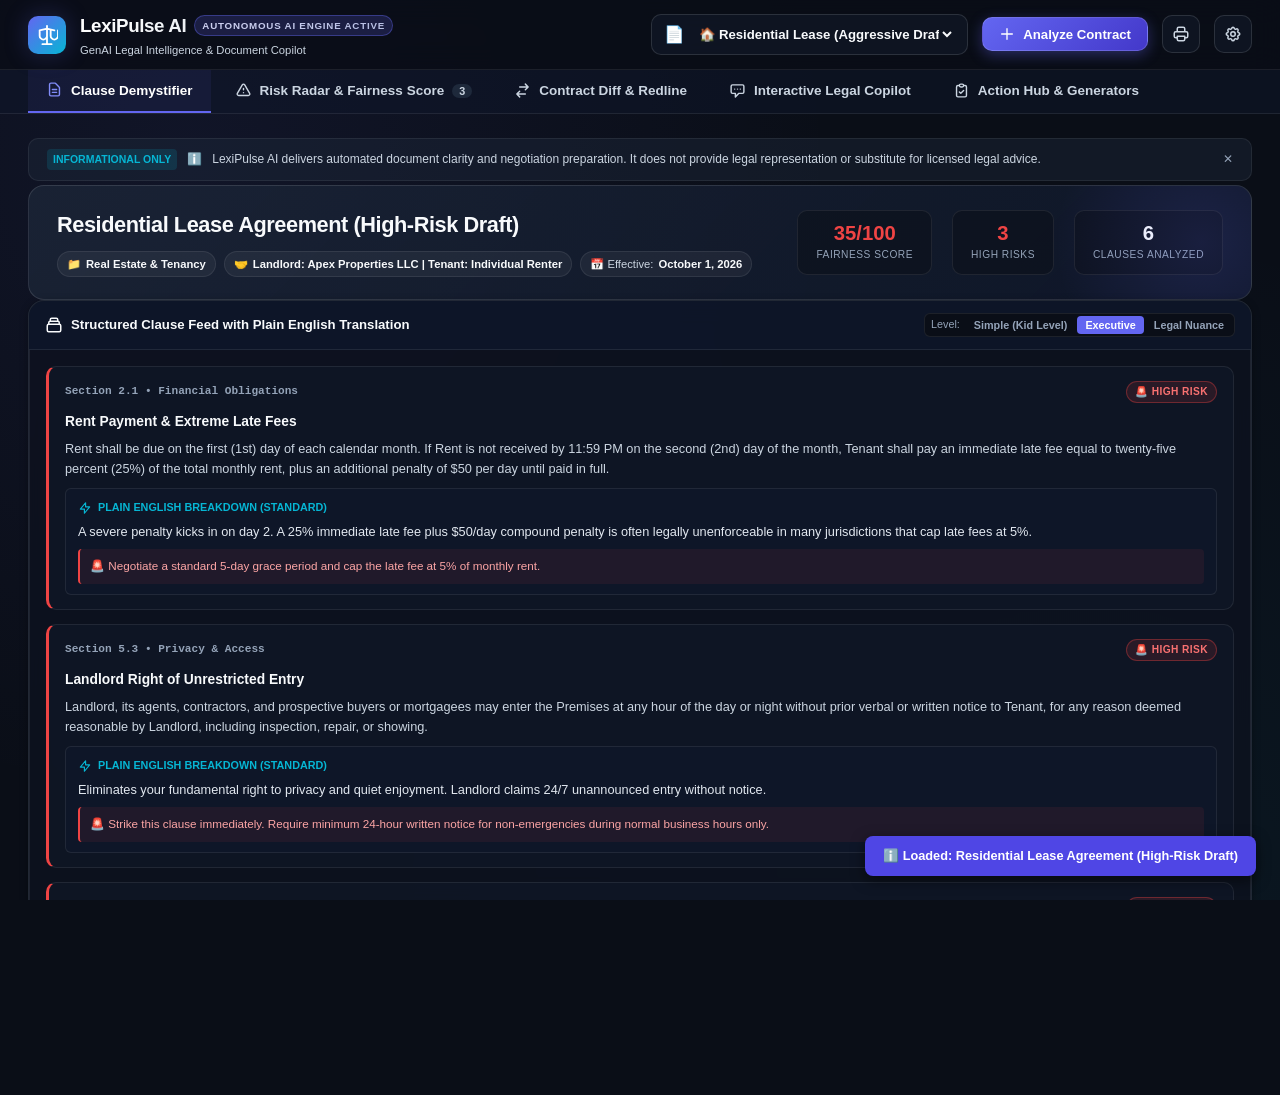
<file: index.html>
<!DOCTYPE html>
<html lang="en">
<head>
  <meta charset="UTF-8">
  <meta name="viewport" content="width=device-width, initial-scale=1.0">
  <title>LexiPulse AI — Legal Intelligence & Document Copilot</title>
  <meta name="description" content="A GenAI-powered platform that demystifies complex legal documents, highlights hidden risks, compares contract versions, and generates attorney consultation briefs.">
  <meta http-equiv="Content-Security-Policy" content="default-src 'self'; script-src 'self' 'unsafe-inline' https://fonts.googleapis.com; style-src 'self' 'unsafe-inline' https://fonts.googleapis.com https://fonts.gstatic.com; font-src 'self' https://fonts.gstatic.com data:; connect-src 'self' https://*.googleapis.com https://fonts.googleapis.com https://fonts.gstatic.com; img-src 'self' data: https: blob:; worker-src blob:; object-src 'none'; base-uri 'self';">
  <meta name="referrer" content="strict-origin-when-cross-origin">
  <link rel="icon" type="image/svg+xml" href="assets/favicon.svg">
  <!-- Modern Google Fonts -->
  <link rel="preconnect" href="https://fonts.googleapis.com">
  <link rel="preconnect" href="https://fonts.gstatic.com" crossorigin>
  <link href="https://fonts.googleapis.com/css2?family=JetBrains+Mono:wght@400;500;700&family=Plus+Jakarta+Sans:wght@400;500;600;700;800&display=swap" rel="stylesheet">
  <!-- Stylesheets -->
  <link rel="stylesheet" href="styles/main.css">
  <link rel="stylesheet" href="styles/components.css">
  <link rel="stylesheet" href="styles/animations.css">
</head>
<body>
  <!-- Accessible Skip to Main Content Link -->
  <a href="#main-content" class="skip-link">Skip to main content</a>

  <div id="app-root">
    <!-- Top Application Header -->
    <header class="app-header" role="banner">
      <div class="brand-wrapper">
        <div class="brand-icon" role="img" aria-label="LexiPulse AI Justice Scales Logo">
          <svg viewBox="0 0 24 24" aria-hidden="true">
            <path d="M12 2v20M7 22h10M4 7l8-2 8 2M4 7v6c0 2 2 4 4 4s4-2 4-4V7M16 7v6c0 2 2 4 4 4s4-2 4-4V7" fill="none" stroke="#FFF" stroke-width="2" stroke-linecap="round"/>
          </svg>
        </div>
        <div class="brand-text">
          <div class="brand-title">
            LexiPulse AI
            <span class="brand-badge" id="api-status-badge" role="status" aria-live="polite">Autonomous AI Engine</span>
          </div>
          <div class="brand-subtitle">GenAI Legal Intelligence & Document Copilot</div>
        </div>
      </div>

      <div class="header-actions">
        <!-- Document Dropdown Selector -->
        <div class="doc-selector-dropdown">
          <label for="document-select" class="sr-only">Select Contract Document to Analyze</label>
          <span style="font-size: 1.1rem;" aria-hidden="true">📄</span>
          <select id="document-select" aria-label="Select Contract Document to Analyze">
            <option value="lease-agreement">🏠 Residential Lease (Aggressive Draft)</option>
            <option value="freelance-contract">💻 Freelance Dev Contract (v1 vs v2)</option>
            <option value="employment-agreement">🏢 Startup Tech Employment Agreement</option>
            <option value="saas-tos">☁️ Cloud SaaS Terms & AI Data Policy</option>
            <option value="mutual-nda">🤝 Mutual Non-Disclosure Agreement</option>
          </select>
        </div>

        <button class="btn btn-primary" id="btn-new-doc" aria-label="Analyze custom contract (Paste or Upload)">
          <svg width="16" height="16" fill="none" stroke="currentColor" viewBox="0 0 24 24" aria-hidden="true"><path stroke-linecap="round" stroke-linejoin="round" stroke-width="2" d="M12 4v16m8-8H4"/></svg>
          Analyze Contract
        </button>

        <button class="btn-icon" id="btn-print-doc" title="Print / Export PDF" aria-label="Print or Export Document as PDF">
          <svg width="18" height="18" fill="none" stroke="currentColor" viewBox="0 0 24 24" aria-hidden="true"><path stroke-linecap="round" stroke-linejoin="round" stroke-width="2" d="M17 17h2a2 2 0 002-2v-4a2 2 0 00-2-2H5a2 2 0 00-2 2v4a2 2 0 002 2h2m2 4h6a2 2 0 002-2v-4H7v4a2 2 0 002 2zm8-12V5a2 2 0 00-2-2H9a2 2 0 00-2 2v4h10z"/></svg>
        </button>

        <button class="btn-icon" id="btn-settings" title="AI Configuration & Gemini API" aria-label="Open AI Configuration & Gemini API Settings">
          <svg width="18" height="18" fill="none" stroke="currentColor" viewBox="0 0 24 24" aria-hidden="true"><path stroke-linecap="round" stroke-linejoin="round" stroke-width="2" d="M10.325 4.317c.426-1.756 2.924-1.756 3.35 0a1.724 1.724 0 002.573 1.066c1.543-.94 3.31.826 2.37 2.37a1.724 1.724 0 001.065 2.572c1.756.426 1.756 2.924 0 3.35a1.724 1.724 0 00-1.066 2.573c.94 1.543-.826 3.31-2.37 2.37a1.724 1.724 0 00-2.572 1.065c-.426 1.756-2.924 1.756-3.35 0a1.724 1.724 0 00-2.573-1.066c-1.543.94-3.31-.826-2.37-2.37a1.724 1.724 0 00-1.065-2.572c-1.756-.426-1.756-2.924 0-3.35a1.724 1.724 0 001.066-2.573c-.94-1.543.826-3.31 2.37-2.37.996.608 2.296.07 2.572-1.065z"/><path stroke-linecap="round" stroke-linejoin="round" stroke-width="2" d="M15 12a3 3 0 11-6 0 3 3 0 016 0z"/></svg>
        </button>
      </div>
    </header>

    <!-- Navigation Tabs Bar (WAI-ARIA Tablist) -->
    <nav class="nav-tab-bar" role="tablist" aria-label="Contract Analysis Views">
      <button class="nav-tab active" data-tab="tab-analyzer" id="tab-btn-analyzer" role="tab" aria-selected="true" aria-controls="tab-analyzer" tabindex="0">
        <svg fill="none" stroke="currentColor" viewBox="0 0 24 24" aria-hidden="true"><path stroke-linecap="round" stroke-linejoin="round" stroke-width="2" d="M9 12h6m-6 4h6m2 5H7a2 2 0 01-2-2V5a2 2 0 012-2h5.586a1 1 0 01.707.293l5.414 5.414a1 1 0 01.293.707V19a2 2 0 01-2 2z"/></svg>
        Clause Demystifier
      </button>

      <button class="nav-tab" data-tab="tab-risk" id="tab-btn-risk" role="tab" aria-selected="false" aria-controls="tab-risk" tabindex="-1">
        <svg fill="none" stroke="currentColor" viewBox="0 0 24 24" aria-hidden="true"><path stroke-linecap="round" stroke-linejoin="round" stroke-width="2" d="M12 9v2m0 4h.01m-6.938 4h13.856c1.54 0 2.502-1.667 1.732-3L13.732 4c-.77-1.333-2.694-1.333-3.464 0L3.34 16c-.77 1.333.192 3 1.732 3z"/></svg>
        Risk Radar & Fairness Score
        <span class="nav-tab-counter" id="tab-badge-risk" aria-label="3 high risk issues identified">3</span>
      </button>

      <button class="nav-tab" data-tab="tab-diff" id="tab-btn-diff" role="tab" aria-selected="false" aria-controls="tab-diff" tabindex="-1">
        <svg fill="none" stroke="currentColor" viewBox="0 0 24 24" aria-hidden="true"><path stroke-linecap="round" stroke-linejoin="round" stroke-width="2" d="M8 7h12m0 0l-4-4m4 4l-4 4m0 6H4m0 0l4 4m-4-4l4-4"/></svg>
        Contract Diff & Redline
      </button>

      <button class="nav-tab" data-tab="tab-copilot" id="tab-btn-copilot" role="tab" aria-selected="false" aria-controls="tab-copilot" tabindex="-1">
        <svg fill="none" stroke="currentColor" viewBox="0 0 24 24" aria-hidden="true"><path stroke-linecap="round" stroke-linejoin="round" stroke-width="2" d="M8 10h.01M12 10h.01M16 10h.01M9 16H5a2 2 0 01-2-2V6a2 2 0 012-2h14a2 2 0 012 2v8a2 2 0 01-2 2h-5l-5 5v-5z"/></svg>
        Interactive Legal Copilot
      </button>

      <button class="nav-tab" data-tab="tab-action" id="tab-btn-action" role="tab" aria-selected="false" aria-controls="tab-action" tabindex="-1">
        <svg fill="none" stroke="currentColor" viewBox="0 0 24 24" aria-hidden="true"><path stroke-linecap="round" stroke-linejoin="round" stroke-width="2" d="M9 5H7a2 2 0 00-2 2v12a2 2 0 002 2h10a2 2 0 002-2V7a2 2 0 00-2-2h-2M9 5a2 2 0 002 2h2a2 2 0 002-2M9 5a2 2 0 012-2h2a2 2 0 012 2m-6 9l2 2 4-4"/></svg>
        Action Hub & Generators
      </button>
    </nav>

    <!-- Main Workspace (Semantic Main Landmark) -->
    <main class="app-main" id="main-content" tabindex="-1" role="main">
      <!-- Legal Disclaimer Banner -->
      <div class="disclaimer-banner" role="region" aria-label="Legal Disclaimer">
        <div class="disclaimer-left">
          <span class="disclaimer-badge">Informational Only</span>
          <span class="disclaimer-icon" aria-hidden="true">ℹ️</span>
          <span>LexiPulse AI delivers automated document clarity and negotiation preparation. It does not provide legal representation or substitute for licensed legal advice.</span>
        </div>
        <button class="disclaimer-dismiss" aria-label="Dismiss legal disclaimer notice" onclick="this.parentElement.style.display='none'">✕</button>
      </div>

      <!-- Document Overview Hero Banner -->
      <section class="doc-hero-banner" aria-label="Contract Summary Statistics">
        <div class="doc-hero-info">
          <h2 id="doc-hero-title">Residential Lease Agreement (Aggressive Draft)</h2>
          <div class="doc-meta-tags" id="doc-hero-meta">
            <!-- Populated dynamically -->
          </div>
        </div>
        <div class="doc-quick-stats">
          <div class="stat-box">
            <span class="stat-value" id="hero-stat-fairness">38/100</span>
            <span class="stat-label">Fairness Score</span>
          </div>
          <div class="stat-box">
            <span class="stat-value score-low" id="hero-stat-risks">3</span>
            <span class="stat-label">High Risks</span>
          </div>
          <div class="stat-box">
            <span class="stat-value" id="hero-stat-clauses">6</span>
            <span class="stat-label">Clauses Analyzed</span>
          </div>
        </div>
      </section>

      <!-- ====================================================================
           VIEW 1: CLAUSE DEMYSTIFIER
           ==================================================================== -->
      <div class="tab-view active" id="tab-analyzer" role="tabpanel" aria-labelledby="tab-btn-analyzer" tabindex="0">
        <div class="glass-panel" style="padding: 0; overflow: hidden;">
          <div class="doc-column-header">
            <div class="column-title-badge">
              <svg width="18" height="18" fill="none" stroke="currentColor" viewBox="0 0 24 24" aria-hidden="true"><path stroke-linecap="round" stroke-linejoin="round" stroke-width="2" d="M19 11H5m14 0a2 2 0 012 2v6a2 2 0 01-2 2H5a2 2 0 01-2-2v-6a2 2 0 012-2m14 0V9a2 2 0 00-2-2M5 11V9a2 2 0 012-2m0 0V5a2 2 0 012-2h6a2 2 0 012 2v2M7 7h10"/></svg>
              Structured Clause Feed with Plain English Translation
            </div>
            <div class="reading-level-selector" role="radiogroup" aria-label="Plain English Explanation Complexity Level">
              <span style="font-size: 0.72rem; color: var(--text-muted); padding: 0 4px;" aria-hidden="true">Level:</span>
              <button class="level-btn" data-level="easy" role="radio" aria-checked="false" aria-label="Simple explanation for everyday readers">Simple (Kid Level)</button>
              <button class="level-btn active" data-level="standard" role="radio" aria-checked="true" aria-label="Executive plain English explanation">Executive</button>
              <button class="level-btn" data-level="legal" role="radio" aria-checked="false" aria-label="Legal nuance and deep-dive explanation">Legal Nuance</button>
            </div>
          </div>
          <div class="clause-feed" id="clauses-feed" role="region" aria-label="Contract Clauses Feed">
            <!-- Dynamic clause cards populated by app.js -->
          </div>
        </div>
      </div>

      <!-- ====================================================================
           VIEW 2: RISK RADAR & FAIRNESS SCORE
           ==================================================================== -->
      <div class="tab-view" id="tab-risk" role="tabpanel" aria-labelledby="tab-btn-risk" tabindex="0">
        <div class="risk-score-container">
          <!-- Dial Gauge Card -->
          <div class="glass-panel gauge-card">
            <h3 style="font-size: 1.1rem; font-weight: 700; margin-bottom: 14px;">Overall Fairness Rating</h3>
            
            <div class="gauge-svg-wrapper">
              <svg viewBox="0 0 200 120" role="img" aria-label="Overall contract fairness rating gauge">
                <!-- Background Arc -->
                <path d="M 20 100 A 80 80 0 0 1 180 100" fill="none" stroke="#1E293B" stroke-width="18" stroke-linecap="round" />
                <!-- Dynamic Colored Arc -->
                <path id="gauge-meter-path" class="gauge-meter-fill" d="M 20 100 A 80 80 0 0 1 180 100" fill="none" stroke="var(--risk-med)" stroke-width="18" stroke-linecap="round" stroke-dasharray="251.3" stroke-dashoffset="125" />
              </svg>
              <div class="gauge-center-text">
                <div class="gauge-score-number" id="gauge-score-value">48</div>
                <div class="gauge-score-label" id="gauge-score-label">Proceed with Caution</div>
              </div>
            </div>

            <div style="font-size: 0.78rem; color: var(--text-secondary); margin-top: 10px; line-height: 1.4;">
              Fairness score is computed based on liability caps, unilateral discretion, notice periods, and statutory consumer rights.
            </div>

            <div class="vector-bars" id="vector-bars-container" role="region" aria-label="Risk Dimension Breakdown">
              <!-- Populated by app.js -->
            </div>
          </div>

          <!-- Flagged Red Flags Panel -->
          <div class="glass-panel">
            <div class="panel-header">
              <div class="panel-title">
                <span aria-hidden="true">🚨</span> High-Risk Clauses & Legal Pitfalls
              </div>
              <span style="font-size: 0.8rem; color: var(--text-muted);">Ranked by potential severity</span>
            </div>
            <div class="flagged-clauses-list" id="flagged-clauses-container" role="region" aria-label="Flagged high risk clauses">
              <!-- Flagged items populated by app.js -->
            </div>
          </div>
        </div>
      </div>

      <!-- ====================================================================
           VIEW 3: CONTRACT COMPARISON & REDLINE
           ==================================================================== -->
      <div class="tab-view" id="tab-diff" role="tabpanel" aria-labelledby="tab-btn-diff" tabindex="0">
        <div class="glass-panel">
          <div class="panel-header">
            <div class="panel-title">
              <span aria-hidden="true">🔄</span> Side-by-Side Redline Shift Analyzer
            </div>
            <div style="font-size: 0.82rem; color: var(--text-secondary);">
              Uncovers stealth legal traps introduced in revisions
            </div>
          </div>

          <div style="display: grid; grid-template-columns: 1fr 1fr; gap: 20px; margin-bottom: 12px;">
            <div style="font-weight: 700; color: #94A3B8; font-size: 0.88rem;" id="diff-title-v1">Original Draft (v1)</div>
            <div style="font-weight: 700; color: #38BDF8; font-size: 0.88rem;" id="diff-title-v2">Counter-Redline Draft (v2)</div>
          </div>

          <div class="diff-viewer-grid" id="diff-results-container" role="region" aria-label="Side by side comparison clauses">
            <!-- Populated dynamically -->
          </div>
        </div>
      </div>

      <!-- ====================================================================
           VIEW 4: INTERACTIVE LEGAL COPILOT
           ==================================================================== -->
      <div class="tab-view" id="tab-copilot" role="tabpanel" aria-labelledby="tab-btn-copilot" tabindex="0">
        <div class="copilot-container">
          <!-- Chat Dialogue Panel -->
          <div class="chat-panel">
            <div class="chat-messages" id="chat-feed" role="log" aria-live="polite" aria-relevant="additions" aria-label="Interactive Legal Copilot Conversation Feed">
              <!-- Bubbles populated dynamically -->
            </div>

            <form class="chat-input-area" id="chat-form" role="search" aria-label="Ask questions about this agreement">
              <label for="chat-input" class="sr-only">Ask a question about this contract</label>
              <input type="text" class="chat-input-box" id="chat-input" placeholder="Ask anything about this contract (e.g., 'Can my landlord enter unannounced?')..." autocomplete="off" aria-label="Ask a question about this contract">
              <button type="submit" class="btn btn-primary" id="btn-send-chat" aria-label="Send question to AI Copilot">
                <svg width="16" height="16" fill="none" stroke="currentColor" viewBox="0 0 24 24" aria-hidden="true"><path stroke-linecap="round" stroke-linejoin="round" stroke-width="2" d="M14 5l7 7m0 0l-7 7m7-7H3"/></svg>
                Ask Copilot
              </button>
            </form>
          </div>

          <!-- Suggested Questions Sidebar -->
          <div class="suggested-questions-panel" role="region" aria-label="Instant Inquiries">
            <div style="font-size: 0.88rem; font-weight: 700; margin-bottom: 4px; color: var(--text-primary);">
              <span aria-hidden="true">💡</span> Instant Document Inquiries
            </div>
            <div style="font-size: 0.76rem; color: var(--text-muted); margin-bottom: 10px;">
              Click any suggested prompt tailored to this document:
            </div>
            <div id="suggested-questions-feed" style="display: flex; flex-direction: column; gap: 8px;">
              <!-- Suggested buttons populated dynamically -->
            </div>
          </div>
        </div>
      </div>

      <!-- ====================================================================
           VIEW 5: ACTION HUB & GENERATORS
           ==================================================================== -->
      <div class="tab-view" id="tab-action" role="tabpanel" aria-labelledby="tab-btn-action" tabindex="0">
        <div class="action-hub-grid">
          <!-- Attorney Consultation Brief Card -->
          <div class="generator-card">
            <div>
              <div class="gen-card-icon" style="background: rgba(99, 102, 241, 0.15); color: #818CF8;" aria-hidden="true">
                <svg width="24" height="24" fill="none" stroke="currentColor" viewBox="0 0 24 24"><path stroke-linecap="round" stroke-linejoin="round" stroke-width="2" d="M9 12h6m-6 4h6m2 5H7a2 2 0 01-2-2V5a2 2 0 012-2h5.586a1 1 0 01.707.293l5.414 5.414a1 1 0 01.293.707V19a2 2 0 01-2 2z"/></svg>
              </div>
              <div class="gen-card-title">Attorney Briefcase</div>
              <div class="gen-card-desc">
                Generates a structured, 1-page summary tailored for an attorney meeting. Highlights verbatim risky clauses and specific legal questions, saving costly billable consultation hours.
              </div>
            </div>
            <button class="btn btn-primary" id="btn-gen-brief" aria-label="Generate Attorney Consultation Brief">
              <svg width="16" height="16" fill="none" stroke="currentColor" viewBox="0 0 24 24" aria-hidden="true"><path stroke-linecap="round" stroke-linejoin="round" stroke-width="2" d="M12 10v6m0 0l-3-3m3 3l3-3m2 8H7a2 2 0 01-2-2V5a2 2 0 012-2h5.586a1 1 0 01.707.293l5.414 5.414a1 1 0 01.293.707V19a2 2 0 01-2 2z"/></svg>
              Generate Attorney Brief
            </button>
          </div>

          <!-- Counter-Proposal Negotiation Email Card -->
          <div class="generator-card">
            <div>
              <div class="gen-card-icon" style="background: rgba(6, 182, 212, 0.15); color: #38BDF8;" aria-hidden="true">
                <svg width="24" height="24" fill="none" stroke="currentColor" viewBox="0 0 24 24"><path stroke-linecap="round" stroke-linejoin="round" stroke-width="2" d="M3 8l7.89 5.26a2 2 0 002.22 0L21 8M5 19h14a2 2 0 002-2V7a2 2 0 00-2-2H5a2 2 0 00-2 2v10a2 2 0 002 2z"/></svg>
              </div>
              <div class="gen-card-title">Negotiation Counter-Draft</div>
              <div class="gen-card-desc">
                Crafts a respectful, persuasive counter-proposal email addressing high-risk terms with fair compromise wording ready to send to your landlord, client, or employer.
              </div>
            </div>
            <button class="btn btn-secondary" id="btn-gen-counter" aria-label="Draft Pushback Negotiation Email">
              <svg width="16" height="16" fill="none" stroke="currentColor" viewBox="0 0 24 24" aria-hidden="true"><path stroke-linecap="round" stroke-linejoin="round" stroke-width="2" d="M11 5H6a2 2 0 00-2 2v11a2 2 0 002 2h11a2 2 0 002-2v-5m-1.414-9.414a2 2 0 112.828 2.828L11.828 15H9v-2.828l8.586-8.586z"/></svg>
              Draft Pushback Email
            </button>
          </div>
        </div>

        <!-- Obligations & Deadlines Checklist -->
        <div class="glass-panel" style="margin-top: 24px;">
          <div class="panel-header">
            <div class="panel-title">
              <span aria-hidden="true">📅</span> Obligations, Deadlines & Compliance Checklist
            </div>
            <span style="font-size: 0.8rem; color: var(--text-muted);">Interactive tracker for key operational duties</span>
          </div>
          <div class="checklist-container" id="obligations-checklist-container" role="region" aria-label="Obligations & Deadlines Checklist">
            <!-- Populated dynamically -->
          </div>
        </div>
      </div>
    </main>
  </div>

  <!-- ====================================================================
       MODALS (WAI-ARIA Dialogs with Focus Trap Support)
       ==================================================================== -->

  <!-- Custom Document Ingestion Modal -->
  <div class="modal-overlay" id="upload-modal" role="dialog" aria-modal="true" aria-labelledby="upload-modal-title" aria-hidden="true">
    <div class="modal-window">
      <div class="modal-header">
        <div class="modal-title" id="upload-modal-title">Analyze Custom Legal Agreement</div>
        <button class="btn-icon" id="close-upload-modal" aria-label="Close custom document dialog">✕</button>
      </div>
      <div class="modal-body">
        <div class="form-group">
          <label class="form-label" for="upload-doc-title">Document Title / Contract Name</label>
          <input type="text" id="upload-doc-title" class="form-input" placeholder="e.g. Non-Disclosure Agreement or Office Lease Agreement">
        </div>
        <div class="form-group">
          <label class="form-label" for="upload-doc-text">Paste Contract Text or Terms</label>
          <textarea id="upload-doc-text" class="form-textarea" placeholder="Paste the text of your contract, terms of service, or clauses here..."></textarea>
        </div>
        <div style="font-size: 0.78rem; color: var(--text-muted);">
          🔒 <strong>Privacy Assurance:</strong> Documents are processed client-side in your secure local session.
        </div>
      </div>
      <div class="modal-footer">
        <button class="btn btn-secondary" id="cancel-upload-btn" aria-label="Cancel and close dialog">Cancel</button>
        <button class="btn btn-primary" id="submit-upload-btn" aria-label="Parse and demystify contract">Parse & Demystify</button>
      </div>
    </div>
  </div>

  <!-- Action Hub Output Modal (Brief / Counter-Proposal Preview) -->
  <div class="modal-overlay" id="output-modal" role="dialog" aria-modal="true" aria-labelledby="output-modal-title" aria-hidden="true">
    <div class="modal-window" style="max-width: 780px;">
      <div class="modal-header">
        <div class="modal-title" id="output-modal-title">Generated Legal Brief</div>
        <button class="btn-icon" id="close-output-modal" aria-label="Close generated output dialog">✕</button>
      </div>
      <div class="modal-body" id="output-modal-body" tabindex="0" role="region" aria-label="Generated document content">
        <!-- Content injected dynamically -->
      </div>
      <div class="modal-footer">
        <button class="btn btn-secondary" id="output-download-btn" aria-label="Download brief as Markdown file">
          <svg width="16" height="16" fill="none" stroke="currentColor" viewBox="0 0 24 24" aria-hidden="true"><path stroke-linecap="round" stroke-linejoin="round" stroke-width="2" d="M4 16v1a3 3 0 003 3h10a3 3 0 003-3v-1m-4-4l-4 4m0 0l-4-4m4 4V4"/></svg>
          Download Markdown
        </button>
        <button class="btn btn-primary" id="output-copy-btn" aria-label="Copy brief content to clipboard">
          <svg width="16" height="16" fill="none" stroke="currentColor" viewBox="0 0 24 24" aria-hidden="true"><path stroke-linecap="round" stroke-linejoin="round" stroke-width="2" d="M8 5H6a2 2 0 00-2 2v12a2 2 0 002 2h10a2 2 0 002-2v-1M8 5a2 2 0 002 2h2a2 2 0 002-2M8 5a2 2 0 012-2h2a2 2 0 012 2m0 0h2a2 2 0 012 2v3m2 4H10m0 0l3-3m-3 3l3 3"/></svg>
          Copy to Clipboard
        </button>
      </div>
    </div>
  </div>

  <!-- Settings & Gemini API Modal -->
  <div class="modal-overlay" id="settings-modal" role="dialog" aria-modal="true" aria-labelledby="settings-modal-title" aria-hidden="true">
    <div class="modal-window">
      <div class="modal-header">
        <div class="modal-title" id="settings-modal-title">AI Engine Settings</div>
        <button class="btn-icon" id="close-settings-modal" aria-label="Close settings dialog">✕</button>
      </div>
      <div class="modal-body">
        <div class="form-group">
          <label class="form-label" for="settings-api-key">Optional Google Gemini API Key</label>
          <input type="password" id="settings-api-key" class="form-input" placeholder="AIzaSy..." autocomplete="off">
          <span style="font-size: 0.74rem; color: var(--text-muted); margin-top: 4px;">
            Leave blank to use the built-in autonomous semantic legal engine (100% free, offline, instant response). Enter a Gemini API key to enable live cloud model streaming.
          </span>
        </div>
        <div class="form-group">
          <label class="form-label" for="settings-model-select">Gemini Model</label>
          <select id="settings-model-select" class="form-input" aria-label="Select Google Gemini Model">
            <option value="gemini-2.5-flash">Gemini 2.5 Flash (Ultra-fast & accurate)</option>
            <option value="gemini-2.5-pro">Gemini 2.5 Pro (Deep complex analysis)</option>
          </select>
        </div>
      </div>
      <div class="modal-footer">
        <button class="btn btn-primary" id="save-settings-btn" aria-label="Save AI Engine Configuration">Save Configuration</button>
      </div>
    </div>
  </div>

  <!-- Scripts -->
  <script src="scripts/sample-documents.js"></script>
  <script src="scripts/document-parser.js"></script>
  <script src="scripts/legal-engine.js"></script>
  <script src="scripts/comparison-engine.js"></script>
  <script src="scripts/gemini-api.js"></script>
  <script src="scripts/export-utils.js"></script>
  <script src="scripts/app.js"></script>
</body>
</html>
</file>
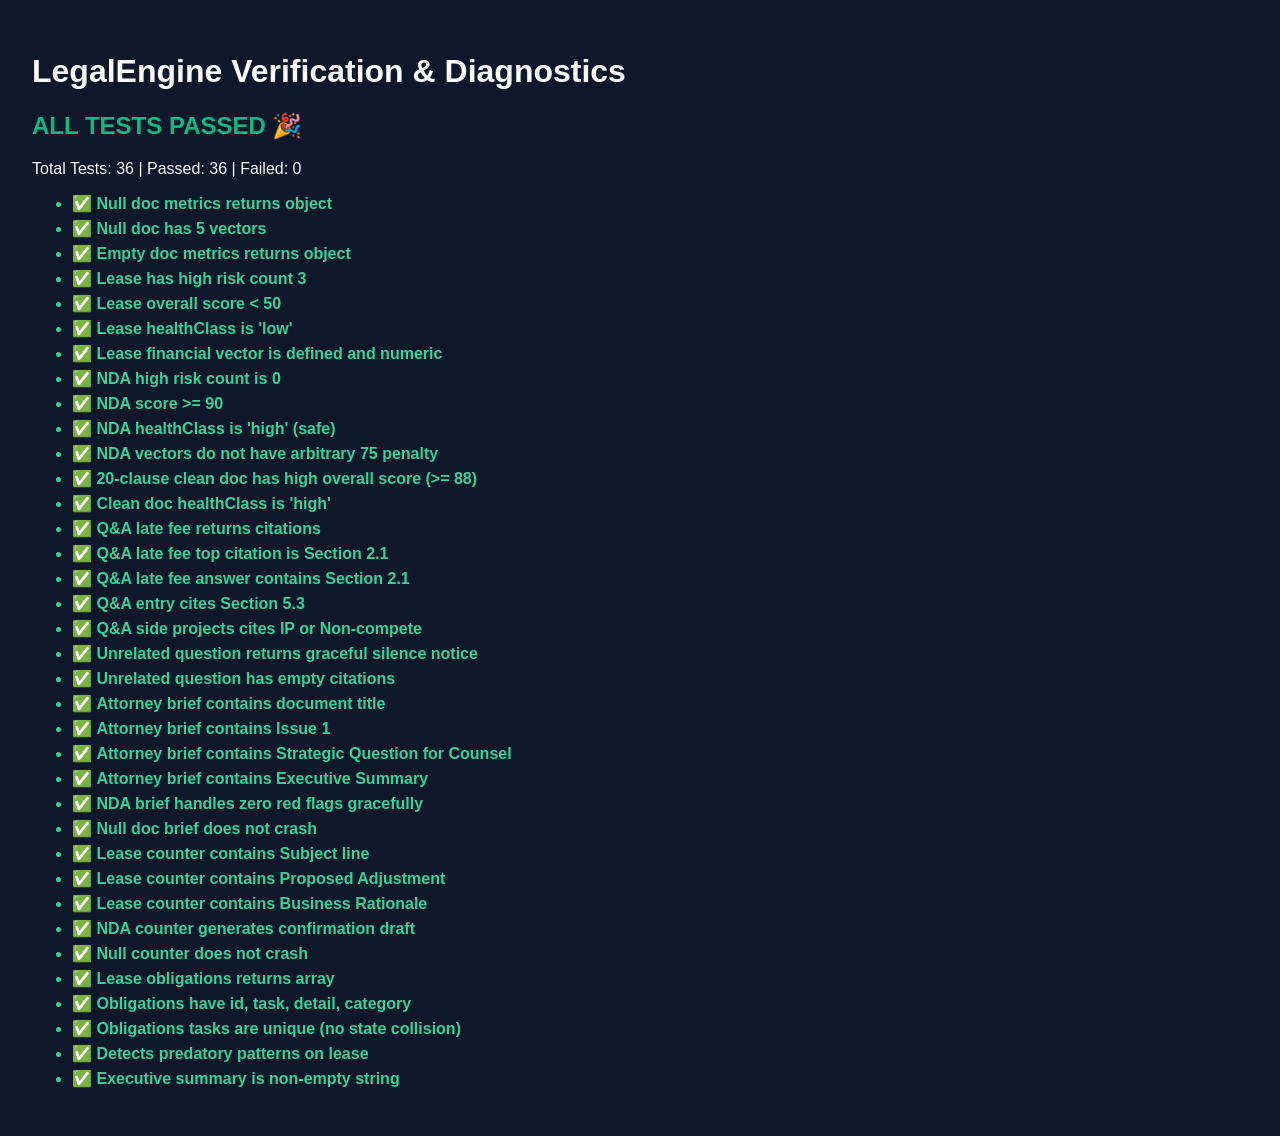
<file: test-runner.html>
<!DOCTYPE html>
<html>
<head>
  <meta charset="utf-8">
  <title>LexiPulse AI - LegalEngine Automated Test Suite</title>
  <script src="scripts/sample-documents.js"></script>
  <script src="scripts/document-parser.js"></script>
  <script src="scripts/legal-engine.js"></script>
</head>
<body style="font-family: sans-serif; background: #0F172A; color: #F8FAFC; padding: 24px;">
  <h1>LegalEngine Verification & Diagnostics</h1>
  <div id="test-results">Running tests...</div>

  <script>
    const results = [];
    function assert(name, condition, details = "") {
      if (condition) {
        results.push({ name, pass: true });
        console.log(`✅ PASS: ${name}`);
      } else {
        results.push({ name, pass: false, details });
        console.error(`❌ FAIL: ${name} - ${details}`);
      }
    }

    try {
      // Test 1: Null & Empty documents handling
      const nullMetrics = LegalEngine.calculateFairnessMetrics(null);
      assert("Null doc metrics returns object", typeof nullMetrics === "object" && nullMetrics.overallScore === 50);
      assert("Null doc has 5 vectors", Object.keys(nullMetrics.vectors).length === 5);

      const emptyDoc = { clauses: [] };
      const emptyMetrics = LegalEngine.calculateFairnessMetrics(emptyDoc);
      assert("Empty doc metrics returns object", emptyMetrics.overallScore === 50 && emptyMetrics.highRiskCount === 0);

      // Test 2: Sample Lease Agreement Scoring
      const lease = SAMPLE_DOCUMENTS["lease-agreement"];
      const leaseMetrics = LegalEngine.calculateFairnessMetrics(lease);
      assert("Lease has high risk count 3", leaseMetrics.highRiskCount === 3, `Got: ${leaseMetrics.highRiskCount}`);
      assert("Lease overall score < 50", leaseMetrics.overallScore < 50, `Got: ${leaseMetrics.overallScore}`);
      assert("Lease healthClass is 'low'", leaseMetrics.healthClass === "low", `Got: ${leaseMetrics.healthClass}`);
      assert("Lease financial vector is defined and numeric", typeof leaseMetrics.vectors.financial === "number" && !isNaN(leaseMetrics.vectors.financial));

      // Test 3: Sample Mutual NDA (Clean, Fair Contract)
      const nda = SAMPLE_DOCUMENTS["mutual-nda"];
      const ndaMetrics = LegalEngine.calculateFairnessMetrics(nda);
      assert("NDA high risk count is 0", ndaMetrics.highRiskCount === 0);
      assert("NDA score >= 90", ndaMetrics.overallScore >= 90, `Got: ${ndaMetrics.overallScore}`);
      assert("NDA healthClass is 'high' (safe)", ndaMetrics.healthClass === "high");
      assert("NDA vectors do not have arbitrary 75 penalty", ndaMetrics.vectors.liability >= 85);

      // Test 4: Regression Test for Long Clean Contracts (Old bug penalized 2 points per clause)
      const syntheticClauses = [];
      for (let i = 1; i <= 20; i++) {
        syntheticClauses.push({
          id: `c-${i}`,
          number: `Section ${i}`,
          title: `Standard Clause ${i}`,
          category: i % 2 === 0 ? "Dispute Resolution" : "General Commercial",
          riskLevel: "low",
          riskScore: 20,
          originalText: `Standard boilerplate clause ${i} governing terms.`,
          plainEnglish: { standard: `Standard clause ${i}` },
          actionInsight: "✅ Balanced and typical."
        });
      }
      const longCleanDoc = { id: "clean-doc", title: "Clean 20-Clause Agreement", clauses: syntheticClauses };
      const cleanMetrics = LegalEngine.calculateFairnessMetrics(longCleanDoc);
      assert("20-clause clean doc has high overall score (>= 88)", cleanMetrics.overallScore >= 88, `Got: ${cleanMetrics.overallScore} (Old bug gave 60)`);
      assert("Clean doc healthClass is 'high'", cleanMetrics.healthClass === "high");

      // Test 5: Grounded Q&A - Exact and Synonym Search
      const qLateFee = LegalEngine.queryDocument(lease, "What is the late fee?");
      assert("Q&A late fee returns citations", qLateFee.citations && qLateFee.citations.length > 0);
      assert("Q&A late fee top citation is Section 2.1", qLateFee.citations[0].number === "Section 2.1", `Got: ${qLateFee.citations[0]?.number}`);
      assert("Q&A late fee answer contains Section 2.1", qLateFee.answer.includes("Section 2.1"));

      const qEntry = LegalEngine.queryDocument(lease, "Can the landlord enter without notice?");
      assert("Q&A entry cites Section 5.3", qEntry.citations[0].number === "Section 5.3", `Got: ${qEntry.citations[0]?.number}`);

      const freelance = SAMPLE_DOCUMENTS["freelance-contract"];
      const qSideProjects = LegalEngine.queryDocument(freelance, "Can I work on my own side projects?");
      assert("Q&A side projects cites IP or Non-compete", qSideProjects.citations.some(c => c.number.includes("6.2") || c.number.includes("9.3")));

      const qUnrelated = LegalEngine.queryDocument(lease, "How do spaceships refuel on Jupiter?");
      assert("Unrelated question returns graceful silence notice", qUnrelated.answer.includes("could not locate a specific clause"));
      assert("Unrelated question has empty citations", qUnrelated.citations.length === 0);

      // Test 6: Attorney Consultation Brief
      const leaseBrief = LegalEngine.generateAttorneyBrief(lease);
      assert("Attorney brief contains document title", leaseBrief.includes(lease.title));
      assert("Attorney brief contains Issue 1", leaseBrief.includes("Issue 1:"));
      assert("Attorney brief contains Strategic Question for Counsel", leaseBrief.includes("Strategic Question for Counsel"));
      assert("Attorney brief contains Executive Summary", leaseBrief.includes("Executive Summary for Counsel"));

      const ndaBrief = LegalEngine.generateAttorneyBrief(nda);
      assert("NDA brief handles zero red flags gracefully", ndaBrief.includes("No high-severity red flags detected"));

      const nullBrief = LegalEngine.generateAttorneyBrief(null);
      assert("Null doc brief does not crash", typeof nullBrief === "string");

      // Test 7: Negotiation Counter-Proposal
      const leaseCounter = LegalEngine.generateNegotiationCounter(lease);
      assert("Lease counter contains Subject line", leaseCounter.includes("Subject: Proposed Revisions"));
      assert("Lease counter contains Proposed Adjustment", leaseCounter.includes("Proposed Adjustment:"));
      assert("Lease counter contains Business Rationale", leaseCounter.includes("Business Rationale:"));

      const ndaCounter = LegalEngine.generateNegotiationCounter(nda);
      assert("NDA counter generates confirmation draft", ndaCounter.includes("Confirmation & Execution Draft"));

      const nullCounter = LegalEngine.generateNegotiationCounter(null);
      assert("Null counter does not crash", typeof nullCounter === "string");

      // Test 8: Obligations Checklist
      const leaseObligations = LegalEngine.generateObligationsChecklist(lease);
      assert("Lease obligations returns array", Array.isArray(leaseObligations) && leaseObligations.length >= 3);
      assert("Obligations have id, task, detail, category", leaseObligations[0].id && leaseObligations[0].task && leaseObligations[0].detail);
      
      // Ensure all task strings in lease are distinct
      const taskSet = new Set(leaseObligations.map(o => o.task));
      assert("Obligations tasks are unique (no state collision)", taskSet.size === leaseObligations.length, `Set size: ${taskSet.size}, array len: ${leaseObligations.length}`);

      // Test 9: Predatory Pattern Detection
      const patterns = LegalEngine.detectPredatoryPatterns(lease);
      assert("Detects predatory patterns on lease", Array.isArray(patterns) && patterns.length >= 2);

      // Test 10: Executive Summary
      const summary = LegalEngine.generatePlainEnglishExecutiveSummary(lease);
      assert("Executive summary is non-empty string", typeof summary === "string" && summary.length > 50);

    } catch (err) {
      assert("Execution without uncaught error", false, err.stack || err.message);
    }

    const failed = results.filter(r => !r.pass);
    const passed = results.filter(r => r.pass);

    const out = document.getElementById("test-results");
    out.innerHTML = `
      <h2 style="color: ${failed.length === 0 ? '#10B981' : '#EF4444'}">
        ${failed.length === 0 ? 'ALL TESTS PASSED 🎉' : `${failed.length} TESTS FAILED ⚠️`}
      </h2>
      <p>Total Tests: ${results.length} | Passed: ${passed.length} | Failed: ${failed.length}</p>
      <ul>
        ${results.map(r => `
          <li style="color: ${r.pass ? '#34D399' : '#F87171'}; margin-bottom: 6px;">
            ${r.pass ? '✅' : '❌'} <strong>${r.name}</strong> ${r.details ? `<br><small style="color: #CBD5E1;">${r.details}</small>` : ''}
          </li>
        `).join("")}
      </ul>
    `;
    window.TEST_RESULTS = { total: results.length, passed: passed.length, failed: failed.length, failures: failed };
  </script>
</body>
</html>
</file>
<file: styles/main.css>
/* ==========================================================================
   LexiPulse AI - Core Design System & Global Styles
   Modern obsidian & glassmorphism theme with high-contrast accessibility
   ========================================================================== */

:root {
  /* Color Palette - Dark Obsidian Foundation */
  --bg-primary: #0A0E17;
  --bg-secondary: #0F172A;
  --bg-tertiary: #1E293B;
  --bg-card: rgba(17, 24, 39, 0.75);
  --bg-card-hover: rgba(30, 41, 59, 0.85);
  --bg-glass: rgba(15, 23, 42, 0.65);
  --bg-input: #131D31;
  --border-subtle: rgba(255, 255, 255, 0.08);
  --border-focus: rgba(99, 102, 241, 0.5);
  --border-glass: rgba(255, 255, 255, 0.12);

  /* Primary Accent & AI Gradients */
  --primary: #6366F1;
  --primary-hover: #4F46E5;
  --primary-light: #818CF8;
  --primary-subtle: rgba(99, 102, 241, 0.15);
  --accent-cyan: #06B6D4;
  --accent-cyan-subtle: rgba(6, 182, 212, 0.15);
  --accent-violet: #8B5CF6;

  /* Risk & Status Indicators */
  --risk-high: #EF4444;
  --risk-high-bg: rgba(239, 68, 68, 0.12);
  --risk-high-border: rgba(239, 68, 68, 0.35);
  --risk-med: #F59E0B;
  --risk-med-bg: rgba(245, 158, 11, 0.12);
  --risk-med-border: rgba(245, 158, 11, 0.35);
  --risk-low: #10B981;
  --risk-low-bg: rgba(16, 185, 129, 0.12);
  --risk-low-border: rgba(16, 185, 129, 0.35);
  --risk-info: #3B82F6;
  --risk-info-bg: rgba(59, 130, 246, 0.12);

  /* Typography Colors - WCAG AAA Compliant Contrast */
  --text-primary: #F8FAFC;
  --text-secondary: #CBD5E1; /* 9.8:1 contrast ratio against dark background */
  --text-muted: #94A3B8;     /* 6.2:1 contrast ratio against dark background */
  --text-inverse: #0A0E17;

  /* Typography Tokens */
  --font-sans: 'Plus Jakarta Sans', -apple-system, BlinkMacSystemFont, 'Segoe UI', Roboto, Helvetica, Arial, sans-serif;
  --font-mono: 'JetBrains Mono', 'Fira Code', 'Consolas', monospace;

  /* Focus & Accessibility Indicators */
  --focus-ring: #818CF8;
  --focus-ring-offset: 2px;

  /* Elevation Shadows & Glass */
  --shadow-sm: 0 2px 8px rgba(0, 0, 0, 0.3);
  --shadow-md: 0 8px 24px -4px rgba(0, 0, 0, 0.45);
  --shadow-lg: 0 16px 36px -6px rgba(0, 0, 0, 0.6);
  --shadow-glow: 0 0 25px rgba(99, 102, 241, 0.25);
  --shadow-glow-cyan: 0 0 25px rgba(6, 182, 212, 0.25);

  /* Layout Dimensions */
  --header-height: 70px;
  --sidebar-width: 280px;
  --radius-sm: 6px;
  --radius-md: 10px;
  --radius-lg: 16px;
  --radius-xl: 22px;
  --radius-full: 9999px;

  /* Transition Durations */
  --transition-fast: 0.15s ease;
  --transition-normal: 0.25s cubic-bezier(0.4, 0, 0.2, 1);
  --transition-slow: 0.4s cubic-bezier(0.4, 0, 0.2, 1);
}

/* ==========================================================================
   Accessibility Utilities (Screen-Reader Only, Skip Link, Focus Visible)
   ========================================================================== */
.sr-only {
  position: absolute !important;
  width: 1px !important;
  height: 1px !important;
  padding: 0 !important;
  margin: -1px !important;
  overflow: hidden !important;
  clip: rect(0, 0, 0, 0) !important;
  white-space: nowrap !important;
  border: 0 !important;
}

.skip-link {
  position: absolute;
  top: -120px;
  left: 20px;
  background: var(--primary);
  color: #FFFFFF !important;
  padding: 12px 20px;
  border-radius: var(--radius-md);
  font-weight: 700;
  font-size: 0.95rem;
  z-index: 10000;
  text-decoration: none;
  box-shadow: var(--shadow-lg), var(--shadow-glow);
  transition: top 0.2s cubic-bezier(0.4, 0, 0.2, 1);
}

.skip-link:focus {
  top: 16px;
  outline: 3px solid #FFFFFF;
  outline-offset: 2px;
}

/* Global High-Contrast Focus Visible Outline */
:focus-visible {
  outline: 2px solid var(--focus-ring) !important;
  outline-offset: var(--focus-ring-offset) !important;
}

/* Reduced Motion Preference for Vestibular / Accessibility Needs */
@media (prefers-reduced-motion: reduce) {
  *, *::before, *::after {
    animation-duration: 0.01ms !important;
    animation-iteration-count: 1 !important;
    transition-duration: 0.01ms !important;
    scroll-behavior: auto !important;
  }
}

/* ==========================================================================
   Base & Reset
   ========================================================================== */
*, *::before, *::after {
  box-sizing: border-box;
  margin: 0;
  padding: 0;
}

html, body {
  width: 100%;
  height: 100%;
  background-color: var(--bg-primary);
  color: var(--text-primary);
  font-family: var(--font-sans);
  font-size: 15px;
  line-height: 1.6;
  -webkit-font-smoothing: antialiased;
  -moz-osx-font-smoothing: grayscale;
  overflow-x: hidden;
}

/* Custom Scrollbars */
::-webkit-scrollbar {
  width: 7px;
  height: 7px;
}
::-webkit-scrollbar-track {
  background: var(--bg-primary);
}
::-webkit-scrollbar-thumb {
  background: #334155;
  border-radius: 4px;
}
::-webkit-scrollbar-thumb:hover {
  background: #475569;
}

/* Links & Buttons reset */
a {
  color: var(--primary-light);
  text-decoration: none;
  transition: color var(--transition-fast);
}
a:hover {
  color: #C7D2FE;
}

button {
  font-family: inherit;
  font-size: inherit;
  border: none;
  background: none;
  cursor: pointer;
  outline: none;
}

/* ==========================================================================
   App Frame & Layout
   ========================================================================== */
#app-root {
  display: flex;
  flex-direction: column;
  min-height: 100vh;
  background: radial-gradient(circle at 15% 15%, rgba(99, 102, 241, 0.08) 0%, transparent 45%),
              radial-gradient(circle at 85% 85%, rgba(6, 182, 212, 0.06) 0%, transparent 50%),
              var(--bg-primary);
}

/* Top App Header */
.app-header {
  position: sticky;
  top: 0;
  z-index: 100;
  height: var(--header-height);
  display: flex;
  align-items: center;
  justify-content: space-between;
  padding: 0 28px;
  background: rgba(10, 14, 23, 0.85);
  backdrop-filter: blur(14px);
  -webkit-backdrop-filter: blur(14px);
  border-bottom: 1px solid var(--border-subtle);
}

.brand-wrapper {
  display: flex;
  align-items: center;
  gap: 14px;
}

.brand-icon {
  width: 38px;
  height: 38px;
  border-radius: var(--radius-md);
  background: linear-gradient(135deg, var(--primary), var(--accent-cyan));
  display: flex;
  align-items: center;
  justify-content: center;
  box-shadow: var(--shadow-glow);
}

.brand-icon svg {
  width: 22px;
  height: 22px;
  fill: #FFF;
}

.brand-text {
  display: flex;
  flex-direction: column;
}

.brand-title {
  font-size: 1.25rem;
  font-weight: 800;
  letter-spacing: -0.02em;
  background: linear-gradient(to right, #FFFFFF, #CBD5E1);
  -webkit-background-clip: text;
  -webkit-text-fill-color: transparent;
  display: flex;
  align-items: center;
  gap: 8px;
}

.brand-badge {
  font-size: 0.65rem;
  font-weight: 700;
  text-transform: uppercase;
  letter-spacing: 0.08em;
  padding: 2px 7px;
  border-radius: var(--radius-full);
  background: linear-gradient(90deg, rgba(99, 102, 241, 0.25), rgba(6, 182, 212, 0.25));
  border: 1px solid rgba(99, 102, 241, 0.4);
  color: #A5B4FC;
}

.brand-subtitle {
  font-size: 0.75rem;
  color: var(--text-secondary);
  font-weight: 500;
}

/* Header Action Controls */
.header-actions {
  display: flex;
  align-items: center;
  gap: 14px;
}

.doc-selector-dropdown {
  position: relative;
  display: flex;
  align-items: center;
  background: var(--bg-card);
  border: 1px solid var(--border-glass);
  border-radius: var(--radius-md);
  padding: 6px 12px;
  gap: 10px;
  transition: all var(--transition-fast);
}

.doc-selector-dropdown:hover {
  border-color: var(--border-focus);
}

.doc-selector-dropdown select {
  background: transparent;
  color: var(--text-primary);
  border: none;
  font-size: 0.88rem;
  font-weight: 600;
  cursor: pointer;
  outline: none;
  max-width: 260px;
}

.doc-selector-dropdown select option {
  background-color: var(--bg-secondary);
  color: var(--text-primary);
  padding: 8px;
}

.btn-icon {
  width: 38px;
  height: 38px;
  border-radius: var(--radius-md);
  background: var(--bg-card);
  border: 1px solid var(--border-glass);
  color: var(--text-secondary);
  display: flex;
  align-items: center;
  justify-content: center;
  transition: all var(--transition-fast);
}

.btn-icon:hover {
  color: var(--text-primary);
  background: var(--bg-tertiary);
  border-color: var(--border-focus);
}

/* Navigation Tabs Bar */
.nav-tab-bar {
  display: flex;
  align-items: center;
  padding: 0 28px;
  background: rgba(15, 23, 42, 0.5);
  border-bottom: 1px solid var(--border-subtle);
  overflow-x: auto;
  gap: 6px;
}

.nav-tab {
  display: flex;
  align-items: center;
  gap: 8px;
  padding: 12px 18px;
  font-size: 0.9rem;
  font-weight: 600;
  color: var(--text-secondary);
  border-bottom: 2px solid transparent;
  transition: all var(--transition-fast);
  white-space: nowrap;
}

.nav-tab svg {
  width: 17px;
  height: 17px;
  transition: transform var(--transition-fast);
}

.nav-tab:hover {
  color: var(--text-primary);
  background: rgba(255, 255, 255, 0.02);
}

.nav-tab.active {
  color: #FFF;
  border-bottom-color: var(--primary);
  background: rgba(99, 102, 241, 0.08);
}

.nav-tab.active svg {
  color: var(--primary-light);
  transform: translateY(-1px);
}

.nav-tab:focus-visible {
  outline: 2px solid var(--primary-light) !important;
  outline-offset: -2px !important;
  border-radius: var(--radius-sm);
  background: rgba(99, 102, 241, 0.12);
}

.nav-tab-counter {
  font-size: 0.72rem;
  font-weight: 700;
  padding: 1px 7px;
  border-radius: var(--radius-full);
  background: var(--bg-tertiary);
  color: var(--text-secondary);
}

.nav-tab.active .nav-tab-counter {
  background: var(--primary);
  color: #FFF;
}

/* Main Content Workspace */
.app-main {
  flex: 1;
  display: flex;
  flex-direction: column;
  padding: 24px 28px;
  max-width: 1600px;
  width: 100%;
  margin: 0 auto;
}

/* Views Management */
.tab-view {
  display: none;
  flex-direction: column;
  gap: 22px;
  animation: fadeIn 0.3s ease-out forwards;
}

.tab-view.active {
  display: flex;
}

/* Legal Disclaimer Banner */
.disclaimer-banner {
  display: flex;
  align-items: center;
  justify-content: space-between;
  padding: 10px 18px;
  border-radius: var(--radius-md);
  background: rgba(30, 41, 59, 0.45);
  border: 1px solid rgba(255, 255, 255, 0.07);
  font-size: 0.8rem;
  color: var(--text-secondary);
  margin-bottom: 4px;
}

.disclaimer-left {
  display: flex;
  align-items: center;
  gap: 10px;
}

.disclaimer-icon {
  color: var(--accent-cyan);
}

.disclaimer-badge {
  font-size: 0.7rem;
  font-weight: 700;
  text-transform: uppercase;
  color: var(--accent-cyan);
  background: var(--accent-cyan-subtle);
  padding: 2px 6px;
  border-radius: 4px;
}

.disclaimer-dismiss {
  color: var(--text-muted);
  cursor: pointer;
}
.disclaimer-dismiss:hover {
  color: var(--text-primary);
}

/* Utilities */
.hidden {
  display: none !important;
}

.text-gradient {
  background: linear-gradient(135deg, #A5B4FC, #38BDF8);
  -webkit-background-clip: text;
  -webkit-text-fill-color: transparent;
}
</file>
<file: styles/components.css>
/* ==========================================================================
   LexiPulse AI - UI Components Stylesheet
   Rich interactive cards, risk gauge, diff views, chat copilot, checklists
   ========================================================================== */

/* --------------------------------------------------------------------------
   Buttons & Inputs
   -------------------------------------------------------------------------- */
.btn {
  display: inline-flex;
  align-items: center;
  justify-content: center;
  gap: 8px;
  padding: 8px 16px;
  font-size: 0.88rem;
  font-weight: 600;
  border-radius: var(--radius-md);
  transition: all var(--transition-normal);
  cursor: pointer;
}

.btn-primary {
  background: linear-gradient(135deg, var(--primary), #4338CA);
  color: #FFF;
  border: 1px solid rgba(255, 255, 255, 0.15);
  box-shadow: 0 4px 14px rgba(99, 102, 241, 0.35);
}
.btn-primary:hover {
  background: linear-gradient(135deg, #4F46E5, #3730A3);
  transform: translateY(-1px);
  box-shadow: 0 6px 20px rgba(99, 102, 241, 0.5);
}

.btn-secondary {
  background: var(--bg-card);
  color: var(--text-primary);
  border: 1px solid var(--border-glass);
}
.btn-secondary:hover {
  background: var(--bg-tertiary);
  border-color: var(--border-focus);
}

.btn-sm {
  padding: 5px 10px;
  font-size: 0.78rem;
}

.btn-danger {
  background: var(--risk-high-bg);
  color: #F87171;
  border: 1px solid var(--risk-high-border);
}
.btn-danger:hover {
  background: rgba(239, 68, 68, 0.25);
}

/* --------------------------------------------------------------------------
   Cards & Layout Panels
   -------------------------------------------------------------------------- */
.glass-panel {
  background: var(--bg-card);
  backdrop-filter: blur(12px);
  -webkit-backdrop-filter: blur(12px);
  border: 1px solid var(--border-subtle);
  border-radius: var(--radius-lg);
  padding: 20px;
  box-shadow: var(--shadow-sm);
  transition: border-color var(--transition-normal);
}
.glass-panel:hover {
  border-color: var(--border-glass);
}

.panel-header {
  display: flex;
  align-items: center;
  justify-content: space-between;
  margin-bottom: 16px;
  padding-bottom: 12px;
  border-bottom: 1px solid var(--border-subtle);
}

.panel-title {
  font-size: 1.05rem;
  font-weight: 700;
  display: flex;
  align-items: center;
  gap: 10px;
  color: var(--text-primary);
}

/* --------------------------------------------------------------------------
   Document Overview Hero Banner
   -------------------------------------------------------------------------- */
.doc-hero-banner {
  display: flex;
  align-items: center;
  justify-content: space-between;
  background: linear-gradient(135deg, rgba(30, 41, 59, 0.7) 0%, rgba(15, 23, 42, 0.9) 100%);
  border: 1px solid var(--border-glass);
  border-radius: var(--radius-lg);
  padding: 22px 28px;
  position: relative;
  overflow: hidden;
}

.doc-hero-banner::before {
  content: '';
  position: absolute;
  top: 0;
  right: 0;
  width: 250px;
  height: 100%;
  background: radial-gradient(circle at 80% 50%, rgba(99, 102, 241, 0.15), transparent 70%);
  pointer-events: none;
}

.doc-hero-info h2 {
  font-size: 1.45rem;
  font-weight: 800;
  letter-spacing: -0.02em;
  margin-bottom: 6px;
  display: flex;
  align-items: center;
  gap: 10px;
}

.doc-meta-tags {
  display: flex;
  flex-wrap: wrap;
  gap: 8px;
  margin-top: 8px;
}

.meta-chip {
  display: inline-flex;
  align-items: center;
  gap: 5px;
  font-size: 0.75rem;
  padding: 3px 9px;
  border-radius: var(--radius-full);
  background: rgba(255, 255, 255, 0.05);
  color: var(--text-secondary);
  border: 1px solid rgba(255, 255, 255, 0.08);
}

.meta-chip strong {
  color: var(--text-primary);
}

.doc-quick-stats {
  display: flex;
  align-items: center;
  gap: 20px;
}

.stat-box {
  display: flex;
  flex-direction: column;
  align-items: center;
  background: rgba(10, 14, 23, 0.5);
  padding: 10px 18px;
  border-radius: var(--radius-md);
  border: 1px solid var(--border-subtle);
  min-width: 90px;
}

.stat-value {
  font-size: 1.35rem;
  font-weight: 800;
  color: var(--text-primary);
  line-height: 1.2;
}

.stat-label {
  font-size: 0.68rem;
  text-transform: uppercase;
  letter-spacing: 0.05em;
  color: var(--text-muted);
  margin-top: 2px;
}

/* --------------------------------------------------------------------------
   Split Layout: Document Demystifier
   -------------------------------------------------------------------------- */
.demystifier-grid {
  display: grid;
  grid-template-columns: 1fr 1fr;
  gap: 24px;
  min-height: 680px;
}

@media (max-width: 1024px) {
  .demystifier-grid {
    grid-template-columns: 1fr;
  }
}

.doc-column-header {
  display: flex;
  align-items: center;
  justify-content: space-between;
  padding: 12px 16px;
  background: rgba(15, 23, 42, 0.85);
  border-bottom: 1px solid var(--border-subtle);
  border-top-left-radius: var(--radius-lg);
  border-top-right-radius: var(--radius-lg);
}

.column-title-badge {
  display: flex;
  align-items: center;
  gap: 8px;
  font-size: 0.88rem;
  font-weight: 700;
  color: var(--text-primary);
}

.reading-level-selector {
  display: flex;
  align-items: center;
  background: var(--bg-primary);
  border: 1px solid var(--border-subtle);
  border-radius: var(--radius-sm);
  padding: 2px;
  gap: 2px;
}

.level-btn {
  padding: 3px 8px;
  font-size: 0.72rem;
  font-weight: 600;
  color: var(--text-muted);
  border-radius: 4px;
  transition: all var(--transition-fast);
}

.level-btn.active {
  background: var(--primary);
  color: #FFF;
}

.clause-feed {
  display: flex;
  flex-direction: column;
  gap: 14px;
  padding: 16px;
  max-height: 720px;
  overflow-y: auto;
  background: rgba(10, 14, 23, 0.4);
  border: 1px solid var(--border-subtle);
  border-top: none;
  border-bottom-left-radius: var(--radius-lg);
  border-bottom-right-radius: var(--radius-lg);
}

/* Individual Clause Card */
.clause-card {
  background: var(--bg-card);
  border: 1px solid var(--border-subtle);
  border-radius: var(--radius-md);
  padding: 14px 16px;
  transition: all var(--transition-fast);
  position: relative;
  cursor: pointer;
}

.clause-card:hover {
  border-color: rgba(255, 255, 255, 0.18);
  background: var(--bg-card-hover);
}

.clause-card.selected {
  border-color: var(--primary);
  background: rgba(99, 102, 241, 0.08);
  box-shadow: 0 0 0 1px var(--primary);
}

.clause-card.high-risk {
  border-left: 3px solid var(--risk-high);
}
.clause-card.med-risk {
  border-left: 3px solid var(--risk-med);
}
.clause-card.low-risk {
  border-left: 3px solid var(--risk-low);
}

.clause-top {
  display: flex;
  align-items: center;
  justify-content: space-between;
  margin-bottom: 8px;
}

.clause-number {
  font-size: 0.74rem;
  font-family: var(--font-mono);
  font-weight: 700;
  color: var(--text-muted);
}

.risk-pill {
  display: inline-flex;
  align-items: center;
  gap: 5px;
  font-size: 0.68rem;
  font-weight: 700;
  text-transform: uppercase;
  letter-spacing: 0.04em;
  padding: 2px 8px;
  border-radius: var(--radius-full);
}

.risk-pill.high {
  background: var(--risk-high-bg);
  color: #F87171;
  border: 1px solid var(--risk-high-border);
}
.risk-pill.med {
  background: var(--risk-med-bg);
  color: #FBBF24;
  border: 1px solid var(--risk-med-border);
}
.risk-pill.low {
  background: var(--risk-low-bg);
  color: #34D399;
  border: 1px solid var(--risk-low-border);
}

.clause-title {
  font-size: 0.92rem;
  font-weight: 700;
  margin-bottom: 6px;
  color: var(--text-primary);
}

.clause-original-text {
  font-size: 0.85rem;
  color: #CBD5E1;
  font-family: var(--font-sans);
  line-height: 1.55;
  white-space: pre-wrap;
}

/* Plain English Explanation Box */
.plain-explanation-box {
  margin-top: 10px;
  padding: 10px 12px;
  border-radius: var(--radius-sm);
  background: rgba(15, 23, 42, 0.8);
  border: 1px solid var(--border-subtle);
}

.plain-explanation-header {
  display: flex;
  align-items: center;
  gap: 6px;
  font-size: 0.72rem;
  font-weight: 700;
  text-transform: uppercase;
  color: var(--accent-cyan);
  margin-bottom: 5px;
}

.plain-text {
  font-size: 0.85rem;
  color: #E2E8F0;
  line-height: 1.5;
}

.clause-action-insight {
  margin-top: 8px;
  padding: 8px 10px;
  border-radius: 4px;
  background: rgba(239, 68, 68, 0.08);
  border-left: 2px solid var(--risk-high);
  font-size: 0.78rem;
  color: #FCA5A5;
}

.clause-action-insight.med {
  background: rgba(245, 158, 11, 0.08);
  border-left: 2px solid var(--risk-med);
  color: #FCD34D;
}

.clause-action-insight.safe {
  background: rgba(16, 185, 129, 0.08);
  border-left: 2px solid var(--risk-low);
  color: #6EE7B7;
}

/* --------------------------------------------------------------------------
   Risk Radar & Fairness Score View
   -------------------------------------------------------------------------- */
.risk-score-container {
  display: grid;
  grid-template-columns: 360px 1fr;
  gap: 24px;
}

@media (max-width: 1024px) {
  .risk-score-container {
    grid-template-columns: 1fr;
  }
}

.gauge-card {
  display: flex;
  flex-direction: column;
  align-items: center;
  justify-content: center;
  padding: 30px 20px;
  text-align: center;
  position: relative;
}

/* Radial Dial Gauge */
.gauge-svg-wrapper {
  position: relative;
  width: 220px;
  height: 140px;
  margin-bottom: 12px;
}

.gauge-svg-wrapper svg {
  width: 100%;
  height: 100%;
}

.gauge-center-text {
  position: absolute;
  bottom: 0px;
  left: 50%;
  transform: translateX(-50%);
  text-align: center;
}

.gauge-score-number {
  font-size: 2.8rem;
  font-weight: 800;
  line-height: 1;
  letter-spacing: -0.03em;
}

.gauge-score-label {
  font-size: 0.8rem;
  font-weight: 600;
  text-transform: uppercase;
  letter-spacing: 0.06em;
  margin-top: 4px;
}

.score-high { color: var(--risk-low); }
.score-med { color: var(--risk-med); }
.score-low { color: var(--risk-high); }

/* Vector Risk Breakdown Progress Bars */
.vector-bars {
  display: flex;
  flex-direction: column;
  gap: 14px;
  margin-top: 14px;
  width: 100%;
}

.vector-item {
  display: flex;
  flex-direction: column;
  gap: 6px;
}

.vector-header {
  display: flex;
  align-items: center;
  justify-content: space-between;
  font-size: 0.82rem;
  font-weight: 600;
}

.vector-label {
  display: flex;
  align-items: center;
  gap: 8px;
  color: var(--text-primary);
}

.vector-score {
  font-family: var(--font-mono);
  font-weight: 700;
  font-size: 0.78rem;
}

.vector-bar-track {
  width: 100%;
  height: 8px;
  background: var(--bg-tertiary);
  border-radius: var(--radius-full);
  overflow: hidden;
}

.vector-bar-fill {
  height: 100%;
  border-radius: var(--radius-full);
  transition: width 1s cubic-bezier(0.4, 0, 0.2, 1);
}

/* Red Flags List */
.flagged-clauses-list {
  display: flex;
  flex-direction: column;
  gap: 12px;
}

.flagged-item {
  display: flex;
  gap: 14px;
  padding: 14px;
  border-radius: var(--radius-md);
  background: rgba(20, 27, 45, 0.6);
  border: 1px solid var(--border-subtle);
  transition: all var(--transition-fast);
}

.flagged-item:hover {
  background: rgba(30, 41, 59, 0.75);
}

.flagged-item.critical {
  border-left: 4px solid var(--risk-high);
}
.flagged-item.warning {
  border-left: 4px solid var(--risk-med);
}

.flagged-icon {
  width: 32px;
  height: 32px;
  border-radius: var(--radius-sm);
  display: flex;
  align-items: center;
  justify-content: center;
  flex-shrink: 0;
}

.critical .flagged-icon {
  background: var(--risk-high-bg);
  color: var(--risk-high);
}
.warning .flagged-icon {
  background: var(--risk-med-bg);
  color: var(--risk-med);
}

.flagged-content {
  display: flex;
  flex-direction: column;
  gap: 4px;
}

.flagged-heading {
  font-size: 0.92rem;
  font-weight: 700;
  display: flex;
  align-items: center;
  gap: 8px;
}

.flagged-desc {
  font-size: 0.82rem;
  color: var(--text-secondary);
}

.flagged-solution {
  font-size: 0.78rem;
  color: #38BDF8;
  font-weight: 600;
  margin-top: 4px;
  display: flex;
  align-items: center;
  gap: 5px;
}

/* --------------------------------------------------------------------------
   Comparison & Redline Diff View
   -------------------------------------------------------------------------- */
.diff-viewer-grid {
  display: grid;
  grid-template-columns: 1fr 1fr;
  gap: 20px;
}

@media (max-width: 900px) {
  .diff-viewer-grid {
    grid-template-columns: 1fr;
  }
}

.diff-doc-card {
  display: flex;
  flex-direction: column;
  background: var(--bg-card);
  border: 1px solid var(--border-subtle);
  border-radius: var(--radius-lg);
  overflow: hidden;
}

.diff-doc-header {
  padding: 14px 18px;
  background: rgba(15, 23, 42, 0.9);
  border-bottom: 1px solid var(--border-subtle);
  display: flex;
  align-items: center;
  justify-content: space-between;
}

.diff-doc-body {
  padding: 18px;
  display: flex;
  flex-direction: column;
  gap: 12px;
  max-height: 650px;
  overflow-y: auto;
}

.diff-clause-box {
  padding: 12px 14px;
  border-radius: var(--radius-md);
  font-size: 0.85rem;
  line-height: 1.55;
  position: relative;
  transition: all var(--transition-fast);
}

.diff-clause-box.added {
  background: rgba(16, 185, 129, 0.1);
  border: 1px solid rgba(16, 185, 129, 0.3);
  border-left: 4px solid var(--risk-low);
}

.diff-clause-box.removed {
  background: rgba(239, 68, 68, 0.1);
  border: 1px solid rgba(239, 68, 68, 0.3);
  border-left: 4px solid var(--risk-high);
  text-decoration: line-through;
  opacity: 0.8;
}

.diff-clause-box.modified {
  background: rgba(245, 158, 11, 0.1);
  border: 1px solid rgba(245, 158, 11, 0.3);
  border-left: 4px solid var(--risk-med);
}

.diff-clause-box.unchanged {
  background: rgba(255, 255, 255, 0.02);
  border: 1px solid rgba(255, 255, 255, 0.05);
  color: var(--text-secondary);
}

.diff-impact-badge {
  display: inline-block;
  font-size: 0.68rem;
  font-weight: 700;
  text-transform: uppercase;
  padding: 2px 7px;
  border-radius: 4px;
  margin-bottom: 6px;
}

.diff-impact-badge.high {
  background: var(--risk-high-bg);
  color: #F87171;
}
.diff-impact-badge.med {
  background: var(--risk-med-bg);
  color: #FBBF24;
}

/* --------------------------------------------------------------------------
   Interactive Legal Copilot (Q&A)
   -------------------------------------------------------------------------- */
.copilot-container {
  display: grid;
  grid-template-columns: 1fr 340px;
  gap: 20px;
  height: 680px;
}

@media (max-width: 950px) {
  .copilot-container {
    grid-template-columns: 1fr;
    height: auto;
  }
}

.chat-panel {
  display: flex;
  flex-direction: column;
  background: var(--bg-card);
  border: 1px solid var(--border-subtle);
  border-radius: var(--radius-lg);
  overflow: hidden;
}

.chat-messages {
  flex: 1;
  padding: 20px;
  overflow-y: auto;
  display: flex;
  flex-direction: column;
  gap: 16px;
}

.chat-bubble {
  display: flex;
  gap: 12px;
  max-width: 85%;
  animation: fadeIn 0.25s ease-out;
}

.chat-bubble.user {
  align-self: flex-end;
  flex-direction: row-reverse;
}

.chat-avatar {
  width: 34px;
  height: 34px;
  border-radius: 50%;
  display: flex;
  align-items: center;
  justify-content: center;
  flex-shrink: 0;
}

.chat-avatar.ai {
  background: linear-gradient(135deg, var(--primary), var(--accent-cyan));
  color: #FFF;
}
.chat-avatar.user {
  background: #334155;
  color: #F1F5F9;
}

.bubble-content {
  background: var(--bg-tertiary);
  padding: 12px 16px;
  border-radius: var(--radius-md);
  font-size: 0.88rem;
  line-height: 1.55;
  color: #E2E8F0;
  border: 1px solid var(--border-subtle);
}

.chat-bubble.user .bubble-content {
  background: linear-gradient(135deg, #4338CA, #4F46E5);
  color: #FFF;
  border: none;
}

.bubble-citation-tag {
  display: inline-flex;
  align-items: center;
  gap: 4px;
  margin-top: 8px;
  padding: 3px 8px;
  border-radius: var(--radius-sm);
  background: rgba(6, 182, 212, 0.15);
  border: 1px solid rgba(6, 182, 212, 0.3);
  color: #38BDF8;
  font-size: 0.72rem;
  font-weight: 600;
  cursor: pointer;
  transition: all var(--transition-fast);
}

.bubble-citation-tag:hover {
  background: rgba(6, 182, 212, 0.3);
}

.chat-input-area {
  padding: 14px 18px;
  background: rgba(15, 23, 42, 0.9);
  border-top: 1px solid var(--border-subtle);
  display: flex;
  gap: 10px;
}

.chat-input-box {
  flex: 1;
  background: var(--bg-input);
  border: 1px solid var(--border-glass);
  border-radius: var(--radius-md);
  padding: 10px 14px;
  color: var(--text-primary);
  font-family: inherit;
  font-size: 0.9rem;
  outline: none;
  transition: border-color var(--transition-fast);
}

.chat-input-box:focus {
  border-color: var(--border-focus);
}

/* Suggested Questions Sidebar */
.suggested-questions-panel {
  display: flex;
  flex-direction: column;
  gap: 10px;
  background: var(--bg-card);
  border: 1px solid var(--border-subtle);
  border-radius: var(--radius-lg);
  padding: 18px;
  overflow-y: auto;
}

.question-chip-btn {
  padding: 10px 12px;
  border-radius: var(--radius-md);
  background: rgba(255, 255, 255, 0.03);
  border: 1px solid var(--border-subtle);
  color: #CBD5E1;
  font-size: 0.8rem;
  text-align: left;
  line-height: 1.4;
  transition: all var(--transition-fast);
  cursor: pointer;
}

.question-chip-btn:hover {
  background: rgba(99, 102, 241, 0.12);
  border-color: rgba(99, 102, 241, 0.3);
  color: #FFF;
}

/* --------------------------------------------------------------------------
   Action Hub: Attorney Brief, Negotiation Counters & Checklists
   -------------------------------------------------------------------------- */
.action-hub-grid {
  display: grid;
  grid-template-columns: repeat(auto-fit, minmax(320px, 1fr));
  gap: 20px;
}

.generator-card {
  display: flex;
  flex-direction: column;
  justify-content: space-between;
  background: var(--bg-card);
  border: 1px solid var(--border-subtle);
  border-radius: var(--radius-lg);
  padding: 22px;
  transition: all var(--transition-normal);
}

.generator-card:hover {
  border-color: var(--border-focus);
  transform: translateY(-2px);
  box-shadow: var(--shadow-md);
}

.gen-card-icon {
  width: 44px;
  height: 44px;
  border-radius: var(--radius-md);
  display: flex;
  align-items: center;
  justify-content: center;
  margin-bottom: 14px;
}

.gen-card-title {
  font-size: 1.1rem;
  font-weight: 700;
  margin-bottom: 6px;
}

.gen-card-desc {
  font-size: 0.84rem;
  color: var(--text-secondary);
  line-height: 1.5;
  margin-bottom: 16px;
}

/* Checklists */
.checklist-container {
  display: flex;
  flex-direction: column;
  gap: 12px;
  margin-top: 14px;
}

.checklist-item {
  display: flex;
  align-items: flex-start;
  gap: 12px;
  padding: 12px 14px;
  border-radius: var(--radius-md);
  background: rgba(15, 23, 42, 0.6);
  border: 1px solid var(--border-subtle);
  transition: background var(--transition-fast);
  cursor: pointer;
}

.checklist-item:hover {
  background: rgba(30, 41, 59, 0.6);
}

.checklist-checkbox {
  width: 18px;
  height: 18px;
  margin-top: 2px;
  accent-color: var(--primary);
  cursor: pointer;
}

.checklist-text {
  font-size: 0.85rem;
  color: #E2E8F0;
}

.checklist-item.done .checklist-text {
  text-decoration: line-through;
  color: var(--text-muted);
}

/* --------------------------------------------------------------------------
   Modals & Overlays
   -------------------------------------------------------------------------- */
.modal-overlay {
  position: fixed;
  inset: 0;
  background: rgba(0, 0, 0, 0.75);
  backdrop-filter: blur(8px);
  -webkit-backdrop-filter: blur(8px);
  display: flex;
  align-items: center;
  justify-content: center;
  z-index: 1000;
  opacity: 0;
  pointer-events: none;
  transition: opacity 0.25s ease;
  padding: 20px;
}

.modal-overlay.active {
  opacity: 1;
  pointer-events: auto;
}

.modal-window {
  background: var(--bg-secondary);
  border: 1px solid var(--border-glass);
  border-radius: var(--radius-xl);
  width: 100%;
  max-width: 680px;
  max-height: 90vh;
  display: flex;
  flex-direction: column;
  box-shadow: var(--shadow-lg);
  overflow: hidden;
  transform: scale(0.95);
  transition: transform 0.25s ease;
}

.modal-overlay.active .modal-window {
  transform: scale(1);
}

.modal-header {
  display: flex;
  align-items: center;
  justify-content: space-between;
  padding: 18px 24px;
  border-bottom: 1px solid var(--border-subtle);
}

.modal-title {
  font-size: 1.15rem;
  font-weight: 700;
}

.modal-body {
  padding: 24px;
  overflow-y: auto;
  display: flex;
  flex-direction: column;
  gap: 18px;
}

.modal-footer {
  display: flex;
  align-items: center;
  justify-content: flex-end;
  gap: 12px;
  padding: 16px 24px;
  border-top: 1px solid var(--border-subtle);
}

/* Form Controls in Modal */
.form-group {
  display: flex;
  flex-direction: column;
  gap: 6px;
}

.form-label {
  font-size: 0.82rem;
  font-weight: 600;
  color: var(--text-secondary);
}

.form-input, .form-textarea {
  background: var(--bg-input);
  border: 1px solid var(--border-glass);
  border-radius: var(--radius-md);
  padding: 10px 14px;
  color: var(--text-primary);
  font-family: inherit;
  font-size: 0.88rem;
  outline: none;
  transition: border-color var(--transition-fast);
}

.form-textarea {
  min-height: 160px;
  resize: vertical;
  line-height: 1.5;
}

.form-input:focus, .form-textarea:focus {
  border-color: var(--border-focus);
}

/* --------------------------------------------------------------------------
   Print & Export Styles
   -------------------------------------------------------------------------- */
@media print {
  .app-header, .nav-tab-bar, .disclaimer-banner, .btn, .chat-input-area, .suggested-questions-panel {
    display: none !important;
  }
  body, #app-root {
    background: #FFF !important;
    color: #000 !important;
  }
  .glass-panel, .clause-card, .diff-doc-card {
    border: 1px solid #CCC !important;
    box-shadow: none !important;
    background: #FFF !important;
    color: #000 !important;
  }
  .plain-text, .clause-original-text {
    color: #222 !important;
  }
}
</file>
<file: styles/animations.css>
/* ==========================================================================
   LexiPulse AI - Animations & Micro-Interactions
   ========================================================================== */

@keyframes fadeIn {
  from {
    opacity: 0;
    transform: translateY(6px);
  }
  to {
    opacity: 1;
    transform: translateY(0);
  }
}

@keyframes pulseGlow {
  0%, 100% {
    box-shadow: 0 0 15px rgba(99, 102, 241, 0.2);
  }
  50% {
    box-shadow: 0 0 28px rgba(99, 102, 241, 0.45);
  }
}

@keyframes shimmer {
  0% {
    background-position: -200% 0;
  }
  100% {
    background-position: 200% 0;
  }
}

@keyframes spin {
  from {
    transform: rotate(0deg);
  }
  to {
    transform: rotate(360deg);
  }
}

@keyframes bounceSubtle {
  0%, 100% {
    transform: translateY(0);
  }
  50% {
    transform: translateY(-4px);
  }
}

.animate-pulse-glow {
  animation: pulseGlow 2.5s infinite ease-in-out;
}

.animate-spin {
  animation: spin 1.2s linear infinite;
}

.animate-shimmer {
  background: linear-gradient(90deg, rgba(255,255,255,0.02) 25%, rgba(255,255,255,0.08) 50%, rgba(255,255,255,0.02) 75%);
  background-size: 200% 100%;
  animation: shimmer 1.8s infinite;
}

/* Typing Indicator in Chat */
.typing-indicator {
  display: inline-flex;
  align-items: center;
  gap: 4px;
  padding: 8px 12px;
}

.typing-dot {
  width: 6px;
  height: 6px;
  background: var(--primary-light);
  border-radius: 50%;
  animation: bounceSubtle 1.2s infinite ease-in-out;
}

.typing-dot:nth-child(2) {
  animation-delay: 0.2s;
}

.typing-dot:nth-child(3) {
  animation-delay: 0.4s;
}

/* Smooth Gauge Transition */
.gauge-meter-fill {
  transition: stroke-dashoffset 1.2s cubic-bezier(0.4, 0, 0.2, 1), stroke 0.6s ease;
}
</file>
